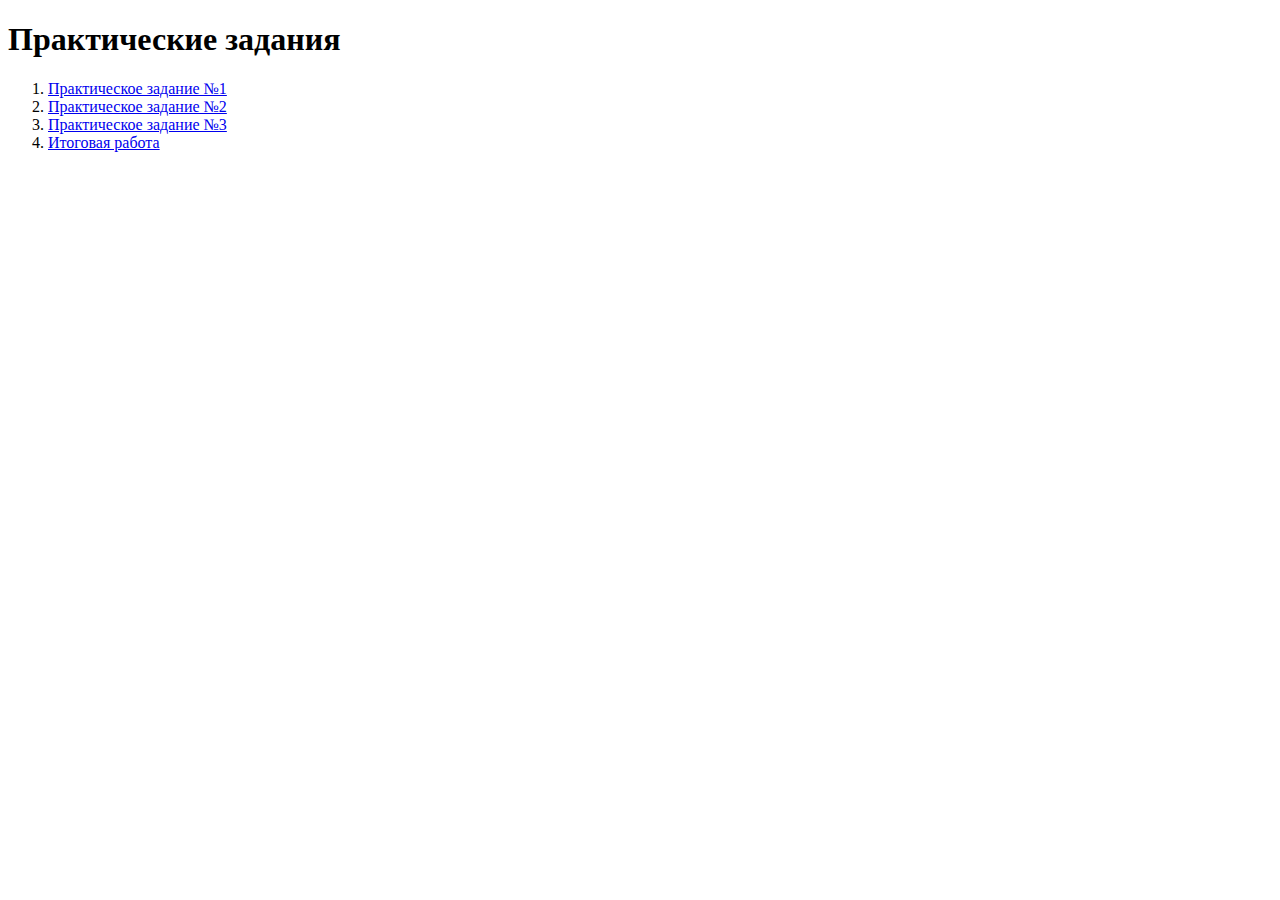
<file: 20072025/index.html>
<!DOCTYPE html> 
<html lang="en"> 
<head>
  <meta charset="UTF-8"> 
  <meta name="viewport" content="width=device-width, initial-scale=1.0"> 
  <title><Практические задания</title> 
</head> 
<body> 
<h1>Практические задания</h1> 
<ol> 
  <li><a href="task1.html">Практическое задание №1</a></li> 
  <li><a href="task2.html">Практическое задание №2</a></li> 
  <li><a href="task3.html">Практическое задание №3</a></li> 
  <li><a href="task2.html">Итоговая работа</a></li> 
</ol> 
</body> 
</html>
</file>
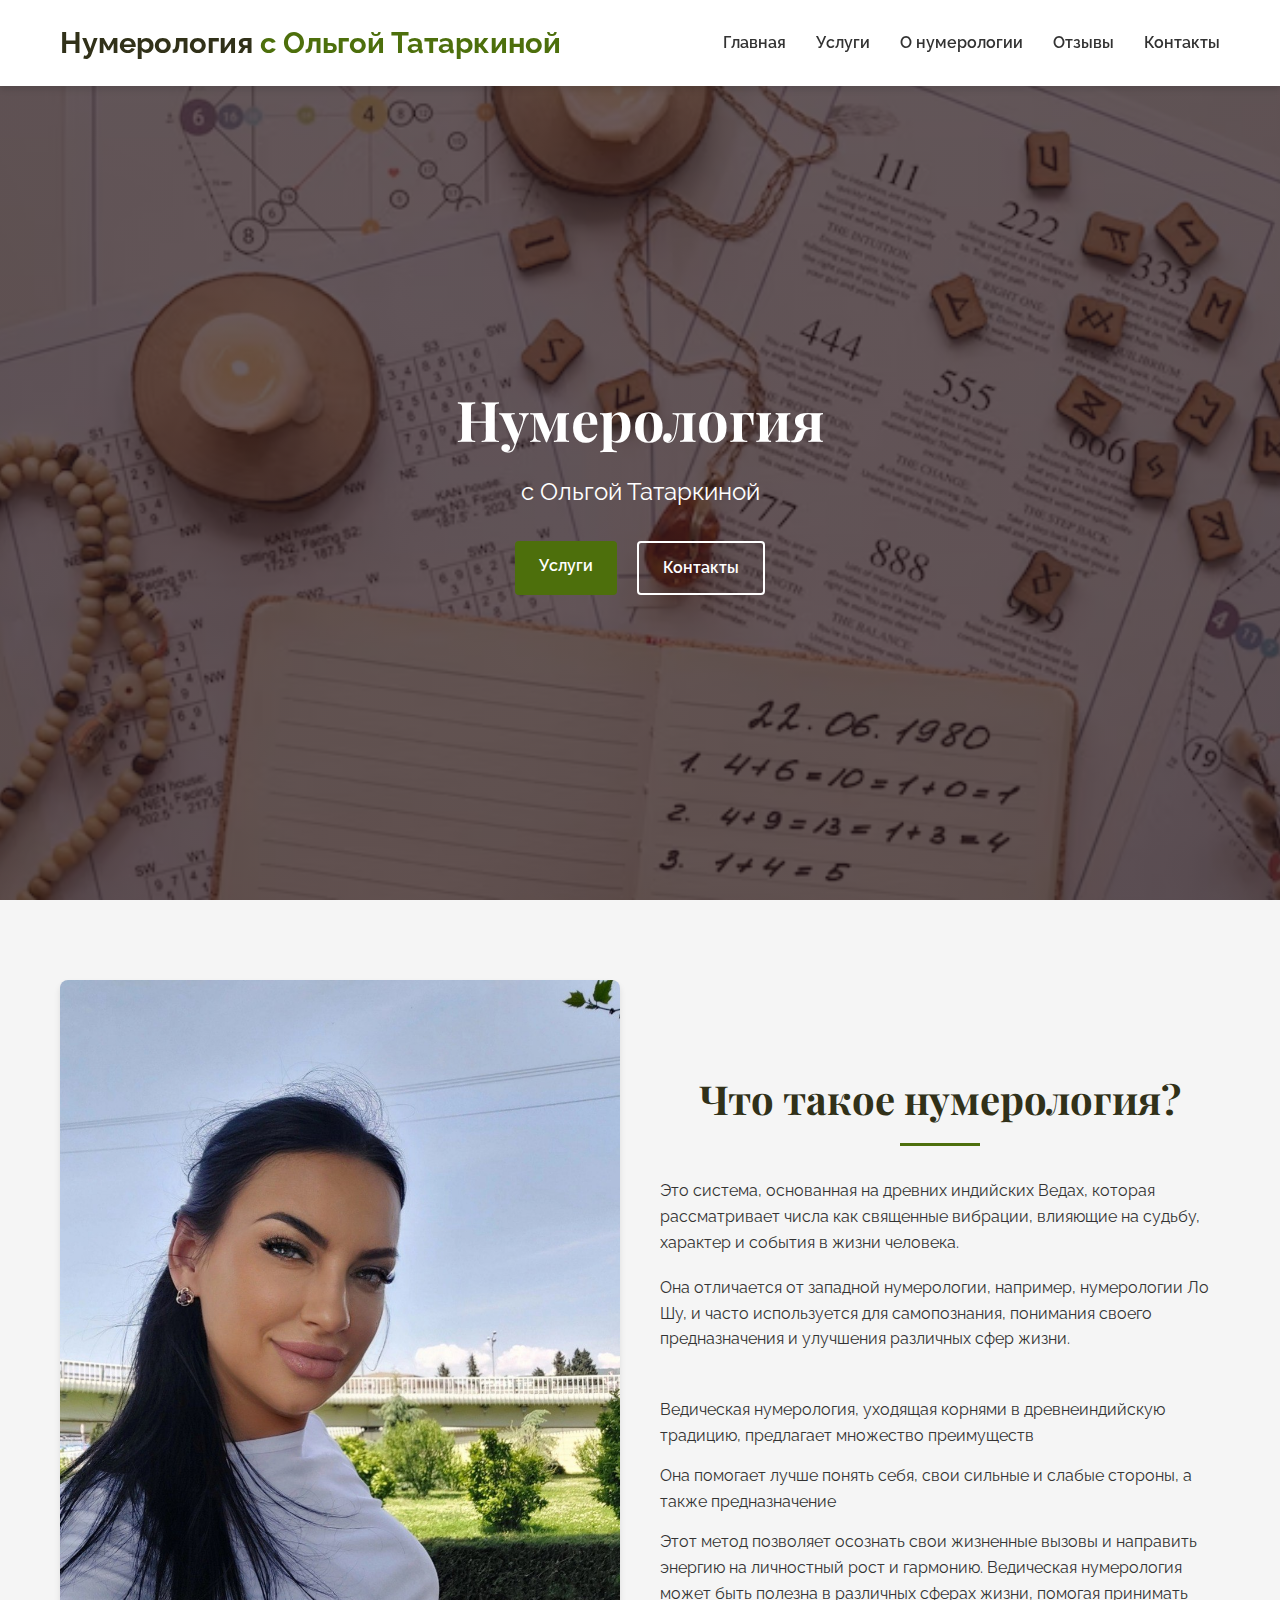
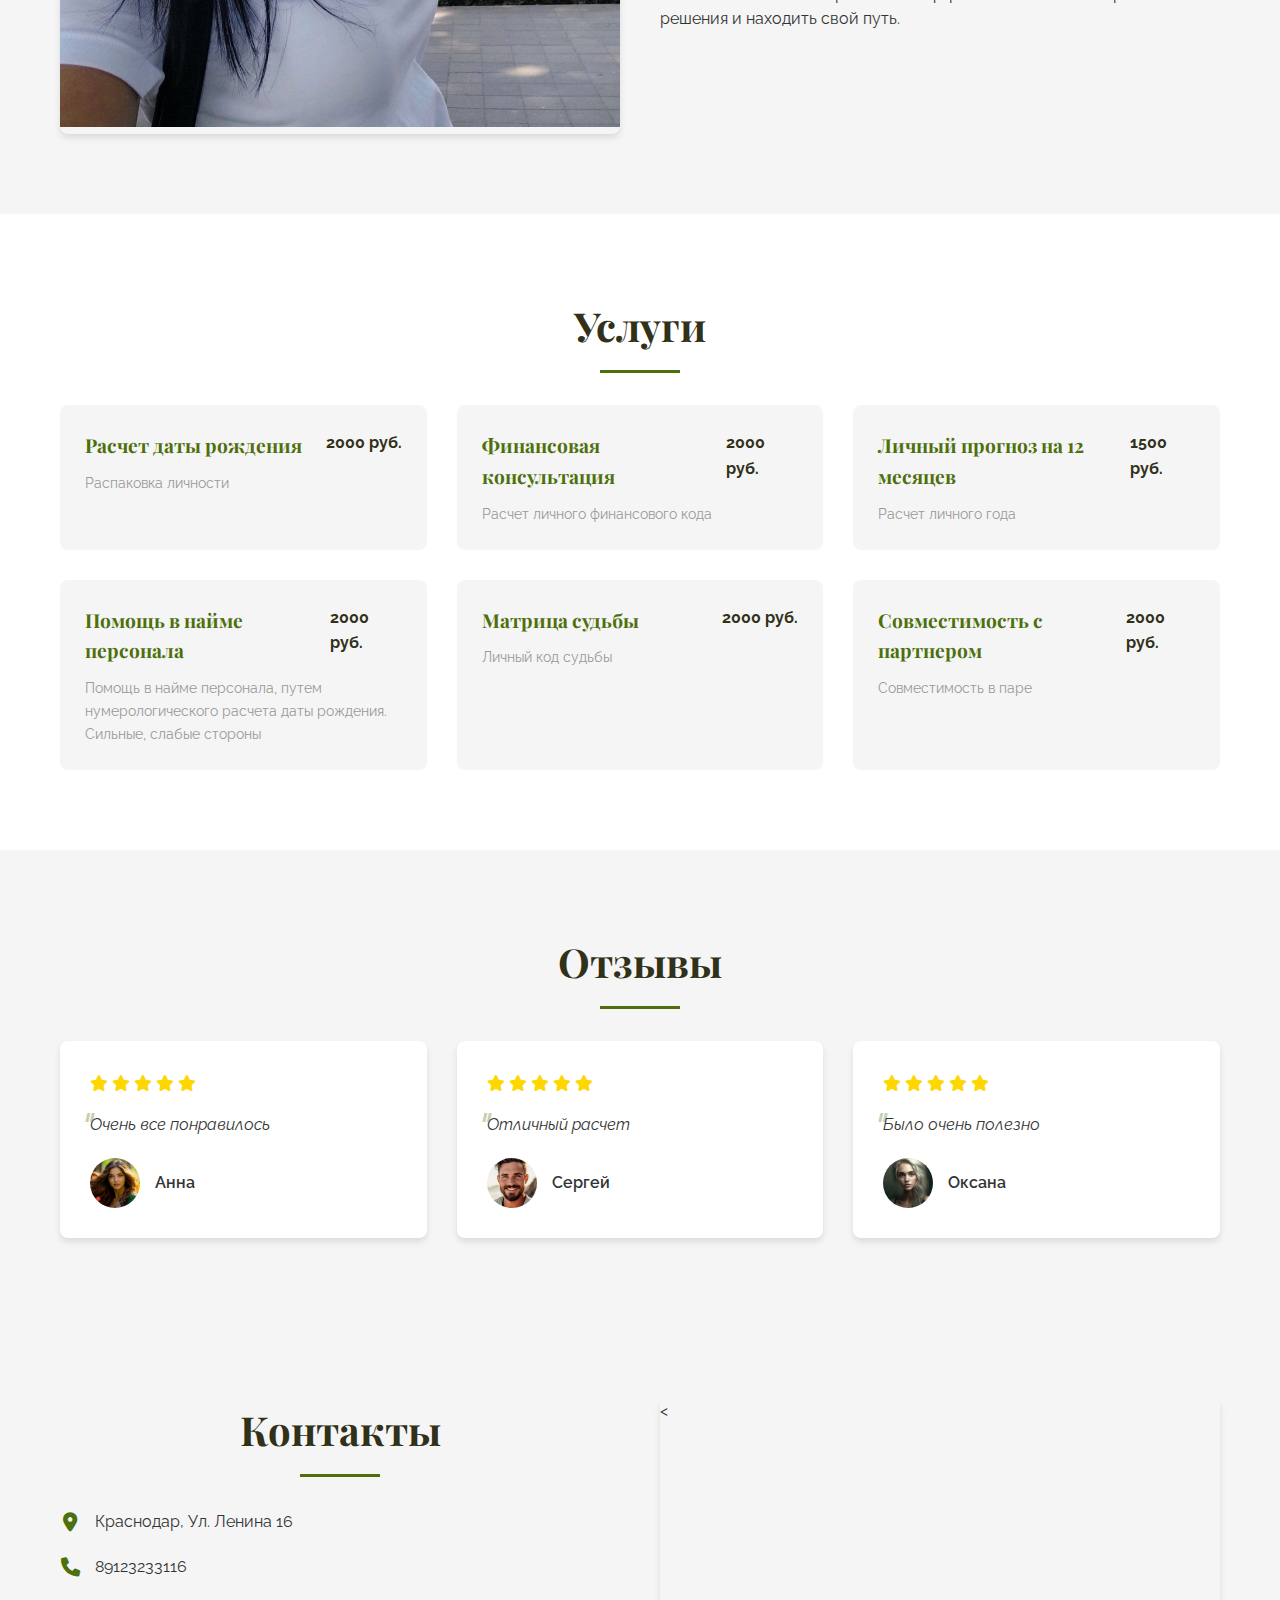
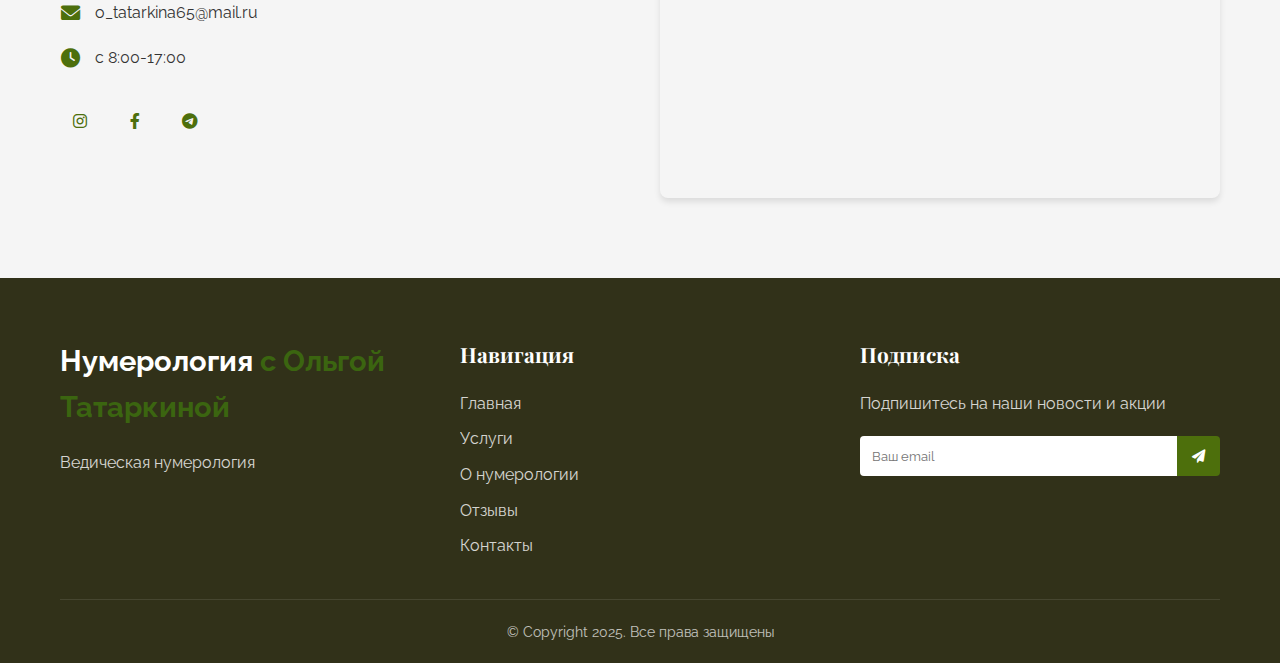
<file: 20072025/itog/index.html>
<!DOCTYPE html>
<html lang="ru">

<head>
    <meta charset="UTF-8">
    <meta name="viewport" content="width=device-width, initial-scale=1.0">
    <title>Нумерология</title>

    <link
        href="https://fonts.googleapis.com/css2?family=Playfair+Display:wght@400;700&family=Raleway:wght@400;600&display=swap"
        rel="stylesheet">
    <link rel="stylesheet" href="https://cdnjs.cloudflare.com/ajax/libs/font-awesome/6.0.0-beta3/css/all.min.css">
    <link rel="stylesheet" href="css/reset.css">
    <link rel="stylesheet" href="css/styles.css">
</head>

<body>
    <header class="header">
        <div class="container">
            <div class="header__inner">
                <a href="#" class="logo">Нумерология<span> с Ольгой Татаркиной</span></a>
                <nav class="nav">
                    <ul class="nav__list">
                        <li class="nav__item"><a href="#" class="nav__link">Главная</a></li>
                        <li class="nav__item"><a href="#menu" class="nav__link">Услуги</a></li>
                        <li class="nav__item"><a href="#about" class="nav__link">О нумерологии</a></li>
                        <li class="nav__item"><a href="#reviews" class="nav__link">Отзывы</a></li>
                        <li class="nav__item"><a href="#contacts" class="nav__link">Контакты</a></li>
                    </ul>
                </nav>
                <button class="menu-toggle" aria-label="Меню">
                    <span class="menu-toggle__line"></span>
                    <span class="menu-toggle__line"></span>
                    <span class="menu-toggle__line"></span>
                </button>
            </div>
        </div>
    </header>

    <main class="main">
        <section class="hero">
            <div class="container">
                <h1 class="hero__title">Нумерология </h1>
                <p class="hero__subtitle">с Ольгой Татаркиной</p>
                <div class="hero__buttons">
                    <a href="#menu" class="btn btn--primary">Услуги</a>
                    <a href="#contacts" class="btn btn--outline">Контакты</a>
                </div>
            </div>
        </section>

        <section id="about" class="about">
            <div class="container">
                <div class="about__inner">
                    <div class="about__image">
                        <img src="images/about.png" alt="">
                    </div>
                    <div class="about__content">
                        <h2 class="section-title">Что такое нумерология?</h2>
                        <p class="about__text">Это система, основанная на древних индийских Ведах, которая рассматривает числа как священные вибрации, влияющие на судьбу, характер и события в жизни человека.</p>
                        <p class="about__text">Она отличается от западной нумерологии, например, нумерологии Ло Шу, и часто используется для самопознания, понимания своего предназначения и улучшения различных сфер жизни.</p>
                        <ul class="about__features">
                            <li class="feature-item">
                                <span></span>
                            </li>
                            <li class="feature-item">
                                <span>Ведическая нумерология, уходящая корнями в древнеиндийскую традицию, предлагает множество преимуществ</span>
                            </li>
                            <li class="feature-item">
                                <span>Она помогает лучше понять себя, свои сильные и слабые стороны, а также предназначение</span>
                            </li>
                            <li class="feature-item">
                                <span>Этот метод позволяет осознать свои жизненные вызовы и направить энергию на личностный рост и гармонию. Ведическая нумерология может быть полезна в различных сферах жизни, помогая принимать решения и находить свой путь.</span>
                            </li>
                        </ul>
                    </div>
                </div>
            </div>
        </section>

        <section id="menu" class="menu">
            <div class="container">
                <h2 class="section-title">Услуги</h2>
                <div class="menu__content active" id="coffee">
                    <div class="menu__grid">
                        <div class="menu-item">
                            <div class="menu-item__header">
                                <h3 class="menu-item__title">Расчет даты рождения</h3>
                                <span class="menu-item__price">2000 руб.</span>
                            </div>
                            <p class="menu-item__description">Распаковка личности</p>
                        </div>
                        <div class="menu-item">
                            <div class="menu-item__header">
                                <h3 class="menu-item__title">Финансовая консультация</h3>
                                <span class="menu-item__price">2000 руб.</span>
                            </div>
                            <p class="menu-item__description">Расчет личного финансового кода</p>
                        </div>
                        <div class="menu-item">
                            <div class="menu-item__header">
                                <h3 class="menu-item__title">Личный прогноз на 12 месяцев</h3>
                                <span class="menu-item__price">1500 руб.</span>
                            </div>
                            <p class="menu-item__description">Расчет личного года</p>
                        </div>
                        <div class="menu-item">
                            <div class="menu-item__header">
                                <h3 class="menu-item__title">Помощь в найме персонала</h3>
                                <span class="menu-item__price">2000 руб.</span>
                            </div>
                            <p class="menu-item__description">Помощь в найме персонала, путем нумерологического расчета даты рождения. Сильные, слабые стороны</p>
                        </div>
                        <div class="menu-item">
                            <div class="menu-item__header">
                                <h3 class="menu-item__title">Матрица судьбы</h3>
                                <span class="menu-item__price">2000 руб.</span>
                            </div>
                            <p class="menu-item__description">Личный код судьбы </p>
                        </div>
                        <div class="menu-item">
                            <div class="menu-item__header">
                                <h3 class="menu-item__title">Совместимость с партнером</h3>
                                <span class="menu-item__price">2000 руб. </span>
                            </div>
                            <p class="menu-item__description">Совместимость в паре</p>
                        </div>
                    </div>
                </div>

            </div>
        </section>

        <section id="reviews" class="reviews">
            <div class="container">
                <h2 class="section-title">Отзывы</h2>
                <div class="reviews__slider">
                    <div class="review">
                        <div class="review__rating">
                            <i class="fas fa-star"></i>
                            <i class="fas fa-star"></i>
                            <i class="fas fa-star"></i>
                            <i class="fas fa-star"></i>
                            <i class="fas fa-star"></i>
                        </div>
                        <p class="review__text">Очень все понравилось</p>
                        <div class="review__author">
                            <img src="images/avatar-1.png" alt=""
                                class="review__photo">
                            <span class="review__name">Анна</span>
                        </div>
                    </div>
                    <div class="review">
                        <div class="review__rating">
                            <i class="fas fa-star"></i>
                            <i class="fas fa-star"></i>
                            <i class="fas fa-star"></i>
                            <i class="fas fa-star"></i>
                            <i class="fas fa-star"></i>
                        </div>
                        <p class="review__text">Отличный расчет</p>
                        <div class="review__author">
                            <img src="images/avatar-2.png" alt=""
                                class="review__photo">
                            <span class="review__name">Сергей</span>
                        </div>
                    </div>
                    <div class="review">
                        <div class="review__rating">
                            <i class="fas fa-star"></i>
                            <i class="fas fa-star"></i>
                            <i class="fas fa-star"></i>
                            <i class="fas fa-star"></i>
                            <i class="fas fa-star"></i>
                        </div>
                        <p class="review__text">Было очень полезно</p>
                        <div class="review__author">
                            <img src="images/avatar-3.png" alt=""
                                class="review__photo">
                            <span class="review__name">Оксана</span>
                        </div>
                    </div>
                </div>
            </div>
        </section>

        <section id="contacts" class="contacts">
            <div class="container">
                <div class="contacts__inner">
                    <div class="contacts__info">
                        <h2 class="section-title">Контакты</h2>
                        <div class="contact-item">
                            <i class="fas fa-map-marker-alt contact-icon"></i>
                            <span>Краснодар, Ул. Ленина 16</span>
                        </div>
                        <div class="contact-item">
                            <i class="fas fa-phone contact-icon"></i>
                            <span>89123233116</span>
                        </div>
                        <div class="contact-item">
                            <i class="fas fa-envelope contact-icon"></i>
                            <span>o_tatarkina65@mail.ru</span>
                        </div>
                        <div class="contact-item">
                            <i class="fas fa-clock contact-icon"></i>
                            <span>c 8:00-17:00</span>
                        </div>
                        <div class="social-links">
                            <a href="#" class="social-link" aria-label="Instagram"><i class="fab fa-instagram"></i></a>
                            <a href="#" class="social-link" aria-label="Facebook"><i class="fab fa-facebook-f"></i></a>
                            <a href="#" class="social-link" aria-label="Telegram"><i
                                    class="fab fa-telegram-plane"></i></a>
                        </div>
                    </div>
                    <div class="contacts__map">
                        <<iframe src="https://www.google.com/maps/embed?pb=!1m18!1m12!1m3!1d2819.998596174197!2d38.96016887611703!3d45.024953971070126!2m3!1f0!2f0!3f0!3m2!1i1024!2i768!4f13.1!3m3!1m2!1s0x40f04fafce044605%3A0x3b837f13d4220bc1!2z0YPQuy4g0JvQtdC90LjQvdCwLCAxNiwg0JrRgNCw0YHQvdC-0LTQsNGALCDQmtGA0LDRgdC90L7QtNCw0YDRgdC60LjQuSDQutGA0LDQuSwgMzUwMDYz!5e0!3m2!1sru!2sru!4v1753097807788!5m2!1sru!2sru" width="600" height="450" style="border:0;" allowfullscreen="" loading="lazy" referrerpolicy="no-referrer-when-downgrade"></iframe>
                    </div>
                </div>
            </div>
        </section>
    </main>

    <footer class="footer">
        <div class="container">
            <div class="footer__inner">
                <div class="footer__logo">
                    <a href="#" class="logo">Нумерология<span> с Ольгой Татаркиной</span></a>
                    <p class="footer__text">Ведическая нумерология</p>
                </div>
                <div class="footer__nav">
                    <h3 class="footer__title">Навигация</h3>
                    <ul class="footer__list">
                        <li><a href="#" class="footer__link">Главная</a></li>
                        <li><a href="#menu" class="footer__link">Услуги</a></li>
                        <li><a href="#about" class="footer__link">О нумерологии </a></li>
                        <li><a href="#reviews" class="footer__link">Отзывы</a></li>
                        <li><a href="#contacts" class="footer__link">Контакты</a></li>
                    </ul>
                </div>
                <div class="footer__subscribe">
                    <h3 class="footer__title">Подписка</h3>
                    <p class="footer__text">Подпишитесь на наши новости и акции</p>
                    <form class="subscribe-form">
                        <input type="email" placeholder="Ваш email" class="subscribe-input">
                        <button type="submit" class="subscribe-btn"><i class="fas fa-paper-plane"></i></button>
                    </form>
                </div>
            </div>
            <div class="footer__bottom">
                <p class="footer__copyright">© Copyright 2025. Все права защищены</p>
            </div>
        </div>
    </footer>


</body>

</html>
</file>
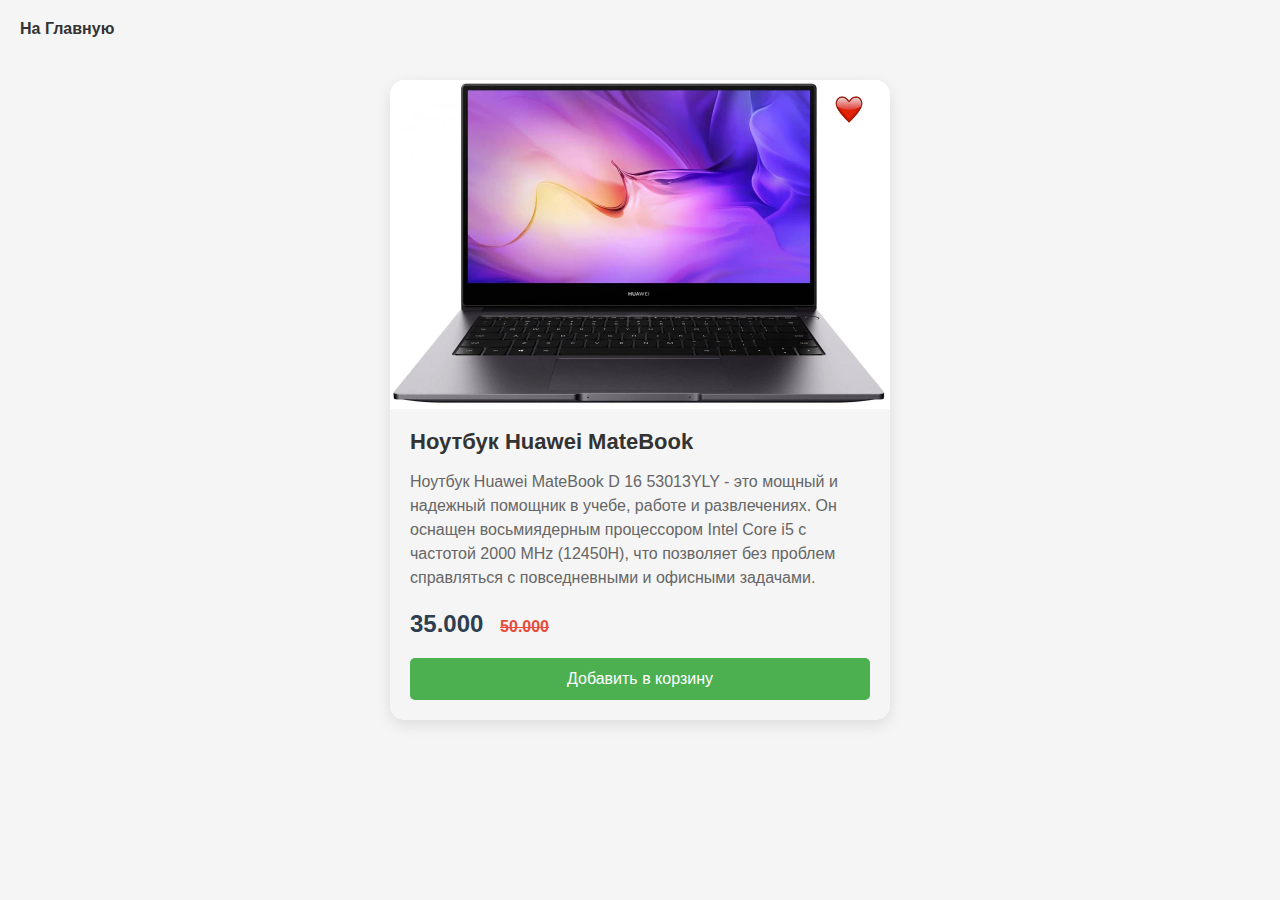
<file: 20072025/task2.html>
<!DOCTYPE html> 
<html lang="en"> 
<head> 
        <meta charset="UTF-8"> 
        <meta name="viewport" content="width=device-width, initial-scale=1.0"> 
        <title>Практическое задание №2</title> 

        <link rel="stylesheet" href="task2.css"> 
    </head> 
    <body> 

        <a href="index.html" class="home-link">На Главную</a> 

        <div class="card"> 
            <div class="card-header">

                <img src="imagee.jpg" alt="Товар" class="product-image"> 

                <a href="#" class="heart-link"> 
                   <img src="heart.jpg" alt="Избранное" class="heart-icon"> 
                </a> 
            </div> 


            <div class="card-content"> 
                 <h3>Ноутбук Huawei MateBook</h3> 
                 <p class="info">Ноутбук Huawei MateBook D 16 53013YLY - это мощный и надежный помощник в учебе, работе и развлечениях. Он оснащен восьмиядерным процессором Intel Core i5 с частотой 2000 MHz (12450H), что позволяет без проблем справляться с повседневными и офисными задачами.</p> 
                 <p class="price">35.000 <span class="old-price">50.000</span></p> 


                 <button>Добавить в корзину</button> 
            </div> 
        </div> 
</body> 
</html>
</file>
<file: 20072025/itog/css/styles.css>
/* Базовые стили */
:root {
    --primary-color: #4d6f0c;
    --primary-color-hover: #703919;
    --secondary-color: #3b6510;
    --dark-color: #313119;
    --light-color: #F5F5F5;
    --white-color: #FFFFFF;
    --text-color: #333333;
    --gray-color: #999999;
    --shadow: 0 4px 6px rgba(0, 0, 0, 0.1);
    --transition: all 0.3s ease;
}

* {
    margin: 0;
    padding: 0;
    box-sizing: border-box;
}

body {
    font-family: 'Raleway', sans-serif;
    line-height: 1.6;
    color: var(--text-color);
    background-color: var(--light-color);
}

h1, h2, h3, h4 {
    font-family: 'Playfair Display', serif;
    font-weight: 700;
}

.container {
    width: 100%;
    max-width: 1200px;
    margin: 0 auto;
    padding: 0 20px;
}

img {
    max-width: 100%;
    height: auto;
}

a {
    text-decoration: none;
    color: inherit;
}

ul {
    list-style: none;
}

.btn {
    display: inline-block;
    padding: 12px 24px;
    border-radius: 4px;
    font-weight: 600;
    text-align: center;
    cursor: pointer;
    transition: var(--transition);
    border: none;
    font-size: 1rem;
}

.btn--primary {
    background-color: var(--primary-color);
    color: var(--white-color);
}

.btn--primary:hover {
    background-color: #5a3d2c;
    transform: translateY(-2px);
    box-shadow: var(--shadow);
}

.btn--outline {
    background-color: transparent;
    color: var(--white-color);
    border: 2px solid var(--white-color);
}

.btn--outline:hover {
    background-color: rgba(255, 255, 255, 0.1);
    transform: translateY(-2px);
}

.section-title {
    font-size: 2.5rem;
    margin-bottom: 2rem;
    text-align: center;
    color: var(--dark-color);
    position: relative;
    padding-bottom: 15px;
}

.section-title::after {
    content: '';
    position: absolute;
    bottom: 0;
    left: 50%;
    transform: translateX(-50%);
    width: 80px;
    height: 3px;
    background-color: var(--primary-color);
}

/* Шапка */
.header {
    background-color: var(--white-color);
    box-shadow: var(--shadow);
    position: fixed;
    width: 100%;
    top: 0;
    left: 0;
    z-index: 1000;
}

.header__inner {
    display: flex;
    justify-content: space-between;
    align-items: center;
    padding: 20px 0;
}

.logo {
    font-size: 1.8rem;
    font-weight: 700;
    color: var(--dark-color);
}

.logo span {
    color: var(--primary-color);
}

.nav__list {
    display: flex;
    gap: 30px;
}

.nav__link {
    font-weight: 600;
    position: relative;
    padding: 5px 0;
    transition: var(--transition);
}

.nav__link::after {
    content: '';
    position: absolute;
    bottom: 0;
    left: 0;
    width: 0;
    height: 2px;
    background-color: var(--primary-color);
    transition: var(--transition);
}

.nav__link:hover {
    color: var(--primary-color);
}

.nav__link:hover::after {
    width: 100%;
}

.menu-toggle {
    display: none;
    background: none;
    border: none;
    cursor: pointer;
    padding: 10px;
    z-index: 1001;
}

.menu-toggle__line {
    display: block;
    width: 25px;
    height: 2px;
    background-color: var(--dark-color);
    margin: 5px 0;
    transition: var(--transition);
}

/* Герой */
.hero {
    background: linear-gradient(rgba(42, 26, 31, 0.7), rgba(42, 26, 31, 0.7)), url('../images/bg.png') no-repeat center center/cover;
    height: 100vh;
    color: var(--white-color);
    display: flex;
    align-items: center;
    text-align: center;
    padding-top: 80px;
}

.hero__title {
    font-size: 3.5rem;
    margin-bottom: 20px;
    line-height: 1.2;
}

.hero__subtitle {
    font-size: 1.5rem;
    margin-bottom: 30px;
    max-width: 700px;
    margin-left: auto;
    margin-right: auto;
}

.hero__buttons {
    display: flex;
    gap: 20px;
    justify-content: center;
}

/* О нас */
.about {
    padding: 80px 0;
}

.about__inner {
    display: grid;
    grid-template-columns: 1fr 1fr;
    gap: 40px;
    align-items: center;
}

.about__image {
    border-radius: 8px;
    overflow: hidden;
    box-shadow: var(--shadow);
}

.about__image img {
    width: 100%;
    height: 100%;
    object-fit: cover;
    transition: var(--transition);
}

.about__image:hover img {
    transform: scale(1.05);
}

.about__text {
    margin-bottom: 20px;
}

.about__features {
    margin-top: 30px;
}

.feature-item {
    display: flex;
    align-items: center;
    margin-bottom: 15px;
}

.feature-icon {
    margin-right: 15px;
    color: var(--primary-color);
    font-size: 1.2rem;
}

/* Меню */
.menu {
    padding: 80px 0;
    background-color: var(--white-color);
}

.menu__tabs {
    display: flex;
    justify-content: center;
    margin-bottom: 30px;
    gap: 10px;
}

.tab-btn {
    padding: 10px 20px;
    background: none;
    border: none;
    border-bottom: 2px solid transparent;
    font-family: 'Raleway', sans-serif;
    font-weight: 600;
    font-size: 1rem;
    cursor: pointer;
    transition: var(--transition);
    color: var(--gray-color);
}

.tab-btn.active {
    color: var(--primary-color);
    border-bottom-color: var(--primary-color);
}

.tab-btn:hover {
    color: var(--primary-color);
}

.menu__content {
    display: none;
}

.menu__content.active {
    display: block;
}

.menu__grid {
    display: grid;
    grid-template-columns: repeat(auto-fit, minmax(300px, 1fr));
    gap: 30px;
}

.menu-item {
    background-color: var(--light-color);
    padding: 25px;
    border-radius: 8px;
    transition: var(--transition);
}

.menu-item:hover {
    transform: translateY(-5px);
    box-shadow: var(--shadow);
}

.menu-item__header {
    display: flex;
    justify-content: space-between;
    margin-bottom: 10px;
}

.menu-item__title {
    font-size: 1.2rem;
    color: var(--primary-color);
}

.menu-item__price {
    font-weight: 700;
    color: var(--dark-color);
}

.menu-item__description {
    color: var(--gray-color);
    font-size: 0.9rem;
}

/* Отзывы */
.reviews {
    padding: 80px 0;
    background-color: var(--light-color);
}

.reviews__slider {
    display: grid;
    grid-template-columns: repeat(auto-fit, minmax(300px, 1fr));
    gap: 30px;
}

.review {
    background-color: var(--white-color);
    padding: 30px;
    border-radius: 8px;
    box-shadow: var(--shadow);
    transition: var(--transition);
}

.review:hover {
    transform: translateY(-5px);
}

.review__rating {
    color: #FFD700;
    margin-bottom: 15px;
}

.review__text {
    font-style: italic;
    margin-bottom: 20px;
    position: relative;
}

.review__text::before {
    content: '"';
    font-size: 3rem;
    color: var(--secondary-color);
    position: absolute;
    top: -20px;
    left: -10px;
    opacity: 0.3;
}

.review__author {
    display: flex;
    align-items: center;
}

.review__photo {
    width: 50px;
    height: 50px;
    border-radius: 50%;
    object-fit: cover;
    margin-right: 15px;
}

.review__name {
    font-weight: 600;
}

/* Контакты */
.contacts {
    padding: 80px 0;
}

.contacts__inner {
    display: grid;
    grid-template-columns: 1fr 1fr;
    gap: 40px;
}

.contact-item {
    display: flex;
    align-items: center;
    margin-bottom: 20px;
}

.contact-icon {
    margin-right: 15px;
    color: var(--primary-color);
    font-size: 1.2rem;
    width: 20px;
    text-align: center;
}

.contacts__map {
    height: 400px;
    border-radius: 8px;
    overflow: hidden;
    box-shadow: var(--shadow);
}

.social-links {
    display: flex;
    gap: 15px;
    margin-top: 30px;
}

.social-link {
    display: flex;
    align-items: center;
    justify-content: center;
    width: 40px;
    height: 40px;
    border-radius: 50%;
    background-color: var(--light-color);
    color: var(--primary-color);
    transition: var(--transition);
}

.social-link:hover {
    background-color: var(--primary-color);
    color: var(--white-color);
    transform: translateY(-3px);
}

/* Подвал */
.footer {
    background-color: var(--dark-color);
    color: var(--white-color);
    padding: 60px 0 20px;
}

.footer__inner {
    display: grid;
    grid-template-columns: repeat(auto-fit, minmax(250px, 1fr));
    gap: 40px;
    margin-bottom: 40px;
}

.footer__logo .logo {
    color: var(--white-color);
}

.footer__logo .logo span {
    color: var(--secondary-color);
}

.footer__text {
    margin-top: 20px;
    opacity: 0.8;
    line-height: 1.6;
}

.footer__title {
    font-size: 1.3rem;
    margin-bottom: 20px;
    font-family: 'Playfair Display', serif;
}

.footer__list {
    display: flex;
    flex-direction: column;
    gap: 10px;
}

.footer__link {
    opacity: 0.8;
    transition: var(--transition);
}

.footer__link:hover {
    opacity: 1;
    color: var(--secondary-color);
}

.subscribe-form {
    display: flex;
    margin-top: 20px;
}

.subscribe-input {
    flex: 1;
    padding: 12px;
    border: none;
    border-radius: 4px 0 0 4px;
    font-family: 'Raleway', sans-serif;
}

.subscribe-input:focus {
    outline: none;
    box-shadow: 0 0 0 2px var(--secondary-color);
}

.subscribe-btn {
    background-color: var(--primary-color);
    color: var(--white-color);
    border: none;
    border-radius: 0 4px 4px 0;
    padding: 0 15px;
    cursor: pointer;
    transition: var(--transition);
}

.subscribe-btn:hover {
    background-color: var(--secondary-color);
}

.footer__bottom {
    padding-top: 20px;
    border-top: 1px solid rgba(255, 255, 255, 0.1);
    text-align: center;
}

.footer__copyright {
    opacity: 0.7;
    font-size: 0.9rem;
}

/* Адаптивность */
@media (max-width: 992px) {
    .section-title {
        font-size: 2rem;
    }
    
    .hero__title {
        font-size: 2.8rem;
    }
    
    .hero__subtitle {
        font-size: 1.3rem;
    }
    
    .about__inner {
        grid-template-columns: 1fr;
    }
    
    .about__image {
        order: -1;
    }
}

@media (max-width: 768px) {
    .nav {
        position: fixed;
        top: 80px;
        left: -100%;
        width: 80%;
        height: calc(100vh - 80px);
        background-color: var(--white-color);
        box-shadow: var(--shadow);
        transition: var(--transition);
        z-index: 999;
        flex-direction: column;
        padding: 30px;
    }
    
    .nav.active {
        left: 0;
    }
    
    .nav__list {
        flex-direction: column;
        gap: 20px;
    }
    
    .menu-toggle {
        display: block;
    }
    
    .menu-toggle.active .menu-toggle__line:nth-child(1) {
        transform: rotate(45deg) translate(5px, 5px);
    }
    
    .menu-toggle.active .menu-toggle__line:nth-child(2) {
        opacity: 0;
    }
    
    .menu-toggle.active .menu-toggle__line:nth-child(3) {
        transform: rotate(-45deg) translate(7px, -6px);
    }
    
    .hero {
        height: auto;
        padding: 120px 0 80px;
    }
    
    .hero__buttons {
        flex-direction: column;
        gap: 15px;
    }
    
    .contacts__inner {
        grid-template-columns: 1fr;
    }
    
    .contacts__map {
        height: 300px;
    }
}

@media (max-width: 576px) {
    .section-title {
        font-size: 1.8rem;
    }
    
    .hero__title {
        font-size: 2.2rem;
    }
    
    .hero__subtitle {
        font-size: 1.1rem;
    }
    
    .menu__tabs {
        flex-direction: column;
    }
}
</file>
<file: 20072025/task2.css>
* { 
    margin: 0; 
    padding: 0; 
    font-family: Arial, sans-serif; 
    box-sizing: border-box; 
    background: #f5f5f5; 
} 




.home-link { 
    position: absolute; 
    top: 20px; 
    left: 20px;
    text-decoration: none; 
    color: #333; 
    font-weight: bold; 
} 




.card { 
    background: white; 
    width: 500px; 
    margin: 80px auto 40px; 
    transition: 0.3s; 
    box-shadow: 0 5px 15px rgba(0, 0, 0, 0.1); 
    border-radius: 15px; 
    overflow: hidden; 
} 


.card:hover { 
    transform: scale(1.02); 
} 




.card-header { 
    position: relative; 
    width: 100%; 
} 




.product-image { 
    width: 100%; 
    height: auto; 
    display: block; 
} 




.heart-icon { 
    width: 52px; 
    height: auto; 
    position: absolute; 
    top: 15px; 
    right: 15px; 
    transition: transform 0.3s; 
}




.heart-link:hover .heart-icon { 
    transform: scale(1.1); 
} 




.card-content { 
    padding: 20px; 
} 




.card h3 { 
    margin: 0 0 15px 0; 
    font-size: 22px; 
    color: #333; 
}




.card .info { 
    margin: 0 0 20px 0; 
    color: #666; 
    line-height: 1.5; 
} 




.card .price { 
    font-size: 24px; 
    font-weight: bold; 
    color: #2c3e50; 
    margin-bottom: 20px;
}




  .card .old-price { 
    font-size: 16px; 
    color: #e74c3c; 
    text-decoration: line-through;
    margin-left: 10px; 
}




button { 
    width: 100%;
    padding: 12px; 
    background: #4CAF50; 
    border: none; 
    color: white; 
    border-radius: 5px; 
    font-size: 16px; 
    cursor: pointer; 
    transition: background 0.3s; 

}


 button:hover { 
    background: #45a049; 
    text-decoration: none; 
}
</file>
